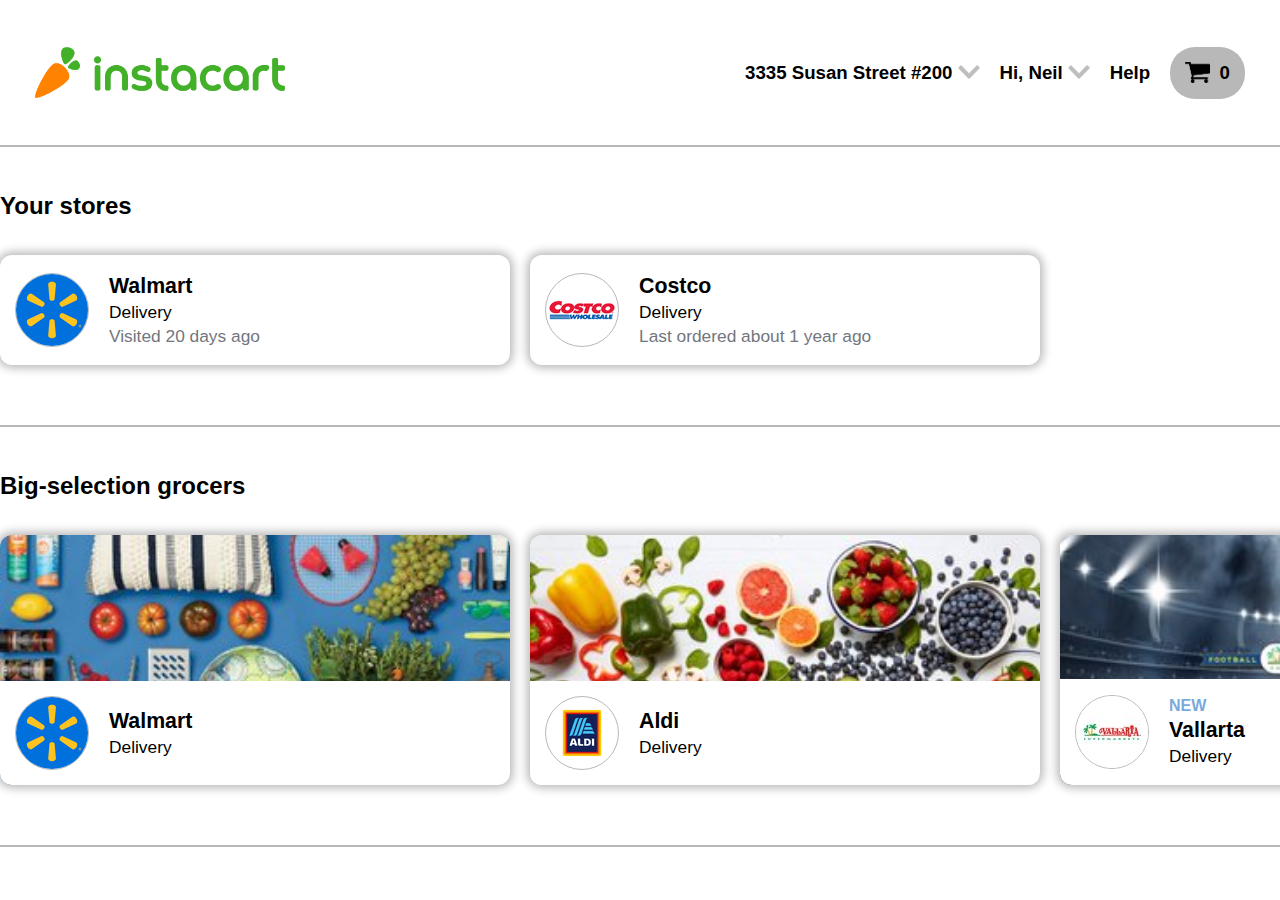
<file: CSS/build_demo/index.html>
<!DOCTYPE html>
<html lang="en">
<head>
    <meta charset="UTF-8">
    <meta name="viewport" content="width=device-width, initial-scale=1.0">
    <title>Document</title>
    <link rel="stylesheet" href="style.css">
</head>
<body>
    <header class="gray-border-bottom">
        <img class="header-logo" src="images/instacart-logo.png" alt="Instacart Logo">
        <ul class="header-options">
            <li>3335 Susan Street #200 <img class="dropdown-arrow" src="images/pngfind.com-down-arrow-png-520060.png" alt="Dropdown Arrow"></li>
            <li>Hi, Neil <img class="dropdown-arrow" src="images/pngfind.com-down-arrow-png-520060.png" alt="Dropdown Arrow"></li>
            <li>Help</li>
            <li>
                <button class="shopping-cart"><img src="images/shopping-cart.png" alt="Shopping Cart"> 0</button>
            </li>
        </ul>
    </header>
    <main>
        <section class="gray-border-bottom">
            <h2>Your stores</h2>
            <div class="flex-wrap">
                <div class="store-card">
                    <img class="store-logo" src="images/walmart-logo.png" alt="Walmart Logo">
                    <ul>
                        <li class="store-name">Walmart</li>
                        <li class="order-type">Delivery</li>
                        <li class="last-visited">Visited 20 days ago</li>
                    </ul>
                </div>
                <div class="store-card">
                    <img class="store-logo" src="images/costco-logo.png" alt="Costco Logo">
                    <ul>
                        <li class="store-name">Costco</li>
                        <li class="order-type">Delivery</li>
                        <li class="last-visited">Last ordered about 1 year ago</li>
                    </ul>
                </div>
            </div>
        </section>
        <section class="gray-border-bottom">
            <h2>Big-selection grocers</h2>
            <div class="flex-wrap">
                <div id="walmart-image" class="store-card big-card">
                    <div class="store-info">
                        <img src="images/walmart-logo.png" alt="Walmart Logo" class="store-logo">
                        <ul>
                            <li class="store-name">Walmart</li>
                            <li class="order-type">Delivery</li>
                        </ul>
                    </div>
                </div>
                <div id="aldi-image" class="store-card big-card">
                    <div class="store-info">
                        <img src="images/aldi-logo.png" alt="Aldi Logo" class="store-logo">
                        <ul>
                            <li class="store-name">Aldi</li>
                            <li class="order-type">Delivery</li>
                        </ul>
                    </div>
                </div>
                <div id="vallarta-image" class="store-card big-card">
                    <div class="store-info">
                        <img src="images/vallarta-logo.jpg" alt="Vallarta Logo" class="store-logo">
                        <ul>
                            <li class="new-store">NEW</li>
                            <li class="store-name">Vallarta</li>
                            <li class="order-type">Delivery</li>
                        </ul>
                    </div>
                </div>
            </div>
        </section>
    </main>
</body>
</html>
</file>
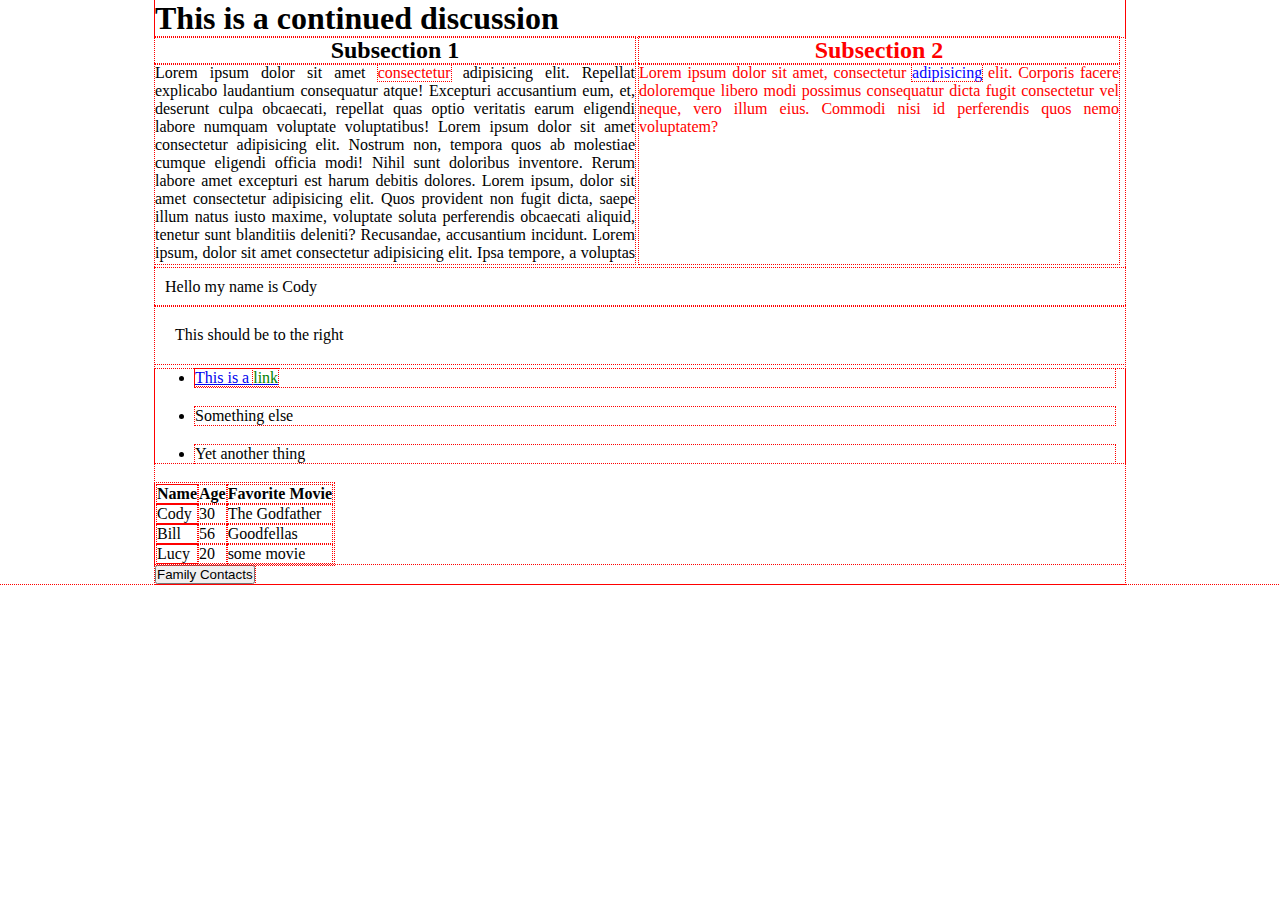
<file: CSS/css_contd/index.html>
<!DOCTYPE html>
<html lang="en">

<head>
    <meta charset="UTF-8">
    <meta name="viewport" content="width=device-width, initial-scale=1.0">
    <title>CSS Discussion Continued</title>
    <link rel="stylesheet" href="styles.css">
</head>

<body>
    <div id="container">
        <h1>This is a continued discussion</h1>
        <div class="box">
            <h2>Subsection 1</h2>
            <div class="scrollbar-left">
                <p>Lorem ipsum dolor sit amet <span class="red-text">consectetur</span> adipisicing elit. Repellat
                    explicabo laudantium consequatur atque! Excepturi accusantium eum, et, deserunt culpa obcaecati,
                    repellat quas optio veritatis earum eligendi labore numquam voluptate voluptatibus! Lorem ipsum
                    dolor sit amet consectetur adipisicing elit. Nostrum non, tempora quos ab molestiae cumque eligendi
                    officia modi! Nihil sunt doloribus inventore. Rerum labore amet excepturi est harum debitis dolores.
                    Lorem ipsum, dolor sit amet consectetur adipisicing elit. Quos provident non fugit dicta, saepe
                    illum natus iusto maxime, voluptate soluta perferendis obcaecati aliquid, tenetur sunt blanditiis
                    deleniti? Recusandae, accusantium incidunt. Lorem ipsum, dolor sit amet consectetur adipisicing
                    elit. Ipsa tempore, a voluptas ex officiis odit quasi praesentium labore nostrum suscipit id eos,
                    recusandae delectus nam exercitationem maiores, vero repudiandae nemo? Lorem, ipsum dolor sit amet
                    consectetur adipisicing elit. Tempore quas, perspiciatis perferendis excepturi laborum animi beatae,
                    illum distinctio, maiores quae nihil. Illo nostrum reprehenderit non iure, tenetur laudantium
                    possimus minus! Lorem ipsum dolor sit amet consectetur adipisicing elit. Iure tempora voluptatum
                    veniam rem dignissimos. In est molestias maxime porro magnam veniam quasi optio animi commodi,
                    architecto ipsum rerum aliquid blanditiis. Lorem ipsum dolor sit amet consectetur adipisicing elit.
                    Tempora facere, voluptate nam quasi reiciendis harum nulla impedit aliquam similique, ut rem
                    quisquam architecto ipsum dicta asperiores, vitae aut veniam accusantium?</p>
            </div>
        </div>
        <div class="box red-text">
            <h2>Subsection 2</h2>
            <p>Lorem ipsum dolor sit amet, consectetur <span class="blue-text">adipisicing</span> elit. Corporis facere
                doloremque libero modi possimus consequatur dicta fugit consectetur vel neque, vero illum eius. Commodi
                nisi id perferendis quos nemo voluptatem?</p>
        </div>
        <p class="p-1">Hello my name is Cody</p>
        <p class="p-2">This should be to the right</p>
        <ul class="details">
            <li><a href="#">This is a <span>link</span></a></li>
            <li>Something else</li>
            <li>Yet another thing</li>
        </ul>

        <table>
            <!-- table is the outermost tag for a table-->
            <!-- inside of the table, we need to split it up into 2 main sections -->
            <thead>
                <!-- thead is the header of the table. this is the column heads-->
                <tr>
                    <!-- tr is a table row -->
                    <th>Name</th> <!-- th is an individual column's header -->
                    <th>Age</th>
                    <th>Favorite Movie</th>
                </tr>
            </thead>
            <tbody>
                <!-- tbody is the body of the table, which is the indivdual table cells -->
                <tr>
                    <!-- we need rows to contain our cells -->
                    <td>Cody</td> <!-- td stands for table data -- this refers to each individual cell -->
                    <td>30</td>
                    <td>The Godfather</td>
                    <!-- <td>Coding Dojo</td> -->
                </tr>
                <tr>
                    <td>Bill</td>
                    <td>56</td>
                    <td>Goodfellas</td>
                    <!-- <td>Microsoft</td> -->
                </tr>
                <tr>
                    <td>Lucy</td>
                    <td>20</td>
                    <td>some movie</td>
                    <!-- <td>Someplace</td> -->
                </tr>
            </tbody>
        </table>


        <div class="box-2">
            <button class="button-center">Family Contacts</button>
        </div>
    </div>
</body>

</html>
</file>
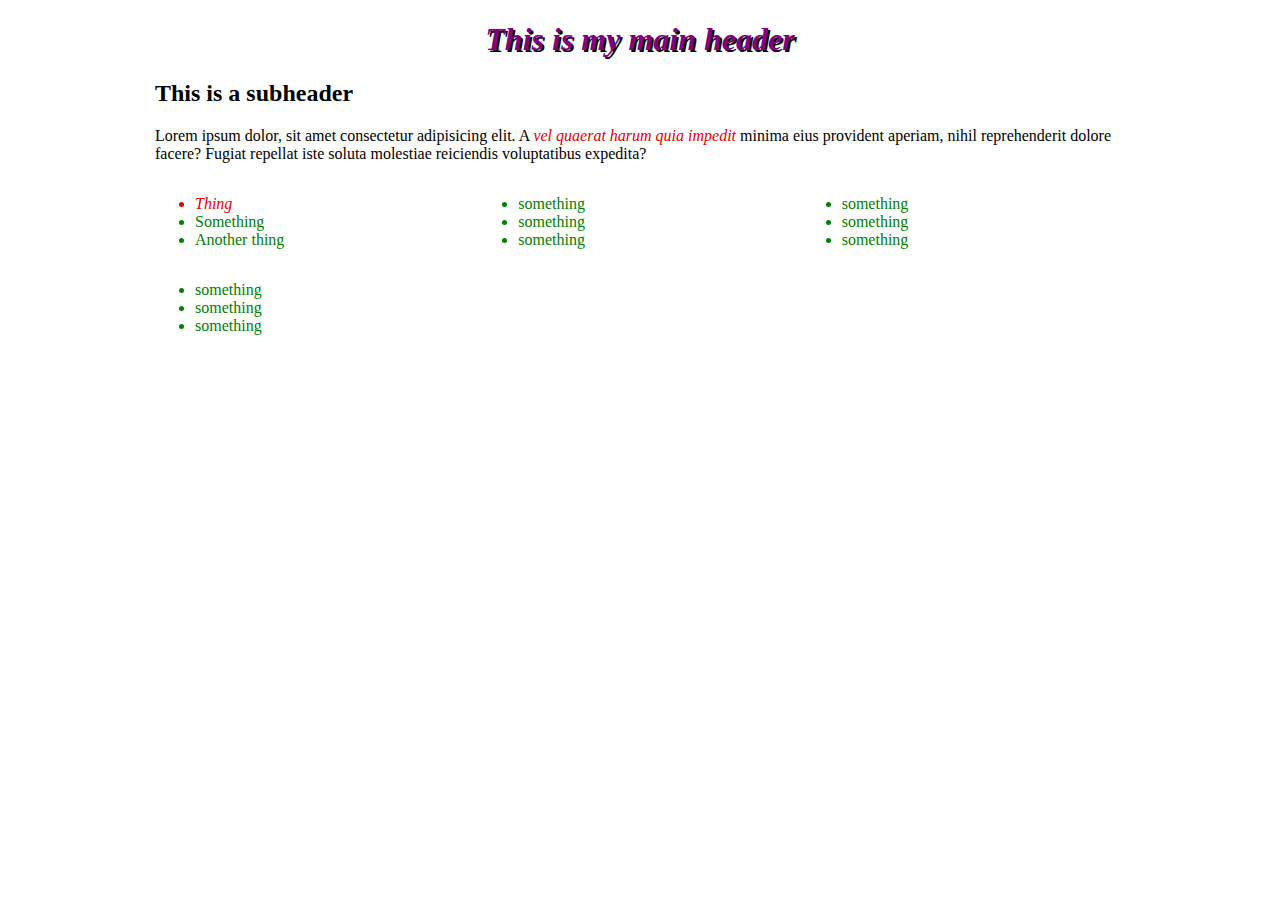
<file: CSS/css_intro/index.html>
<!DOCTYPE html>
<html lang="en">
<head>
    <meta charset="UTF-8">
    <meta name="viewport" content="width=device-width, initial-scale=1.0">
    <title>Document</title>
    <link rel="stylesheet" href="styles.css">
</head>
<body>
    <div class="container">
        <h1 id="my-header">This is my main header</h1>
        <h2>This is a subheader</h2>
        <p>Lorem ipsum dolor, sit amet consectetur adipisicing elit. A <span class="red-text">vel quaerat harum quia impedit</span> minima eius provident aperiam, nihil reprehenderit dolore facere? Fugiat repellat iste soluta molestiae reiciendis voluptatibus expedita?</p>
        <div class="lists-section">
            <ul>
                <li class="red-text">Thing</li>
                <li>Something</li>
                <li>Another thing</li>
            </ul>
            <ul>
                <li>something</li>
                <li>something</li>
                <li>something</li>
            </ul>
            <ul>
                <li>something</li>
                <li>something</li>
                <li>something</li>
            </ul>
        </div>
        <div class="lists-section">
            <ul>
                <li>something</li>
                <li>something</li>
                <li>something</li>
            </ul>    
        </div>
    </div>
    </body>
    </html>
</file>
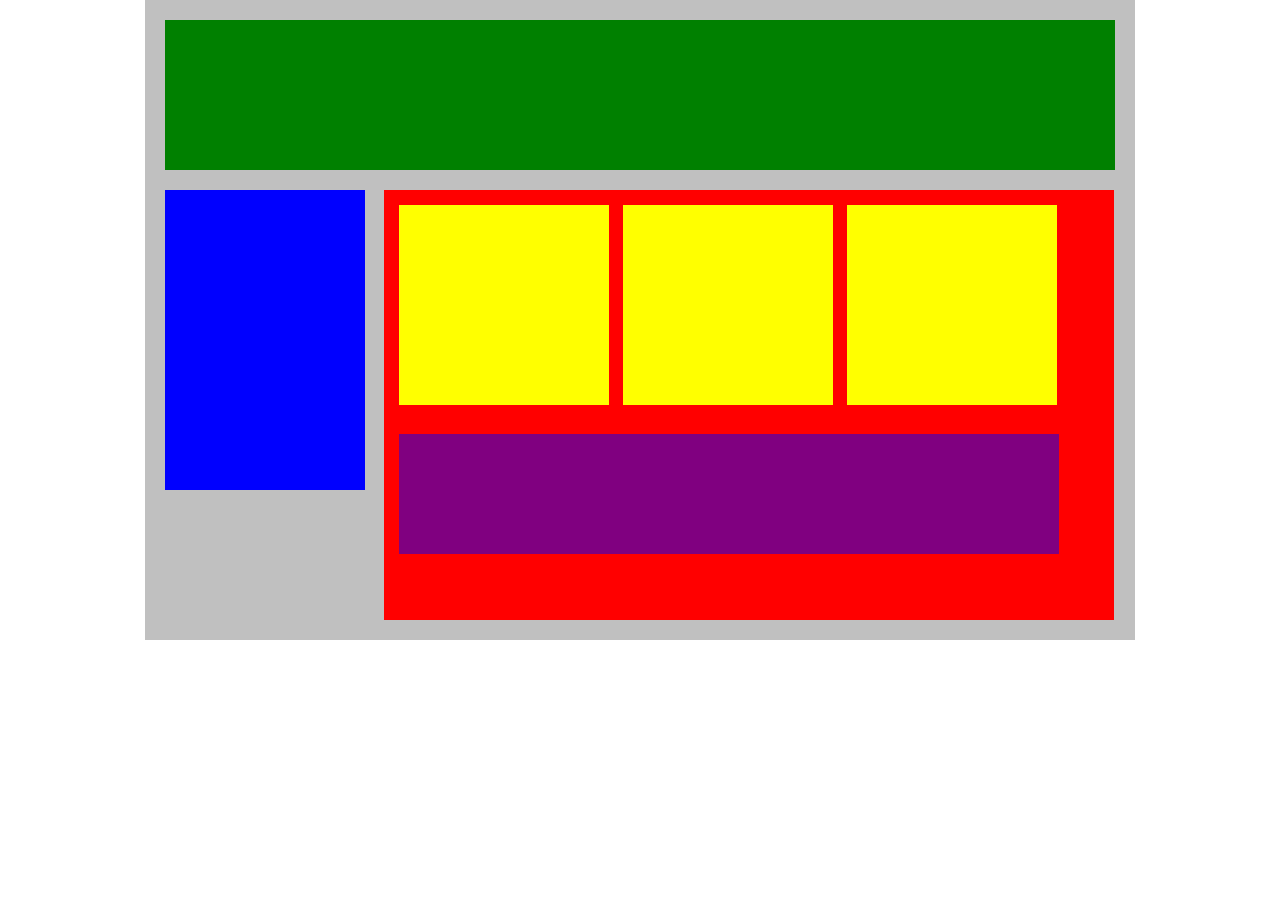
<file: CSS/plot_blocks/index.html>
<!DOCTYPE html>
<html lang="en">
    <head>
        <title>Position Practice</title>
        <link rel="stylesheet" type="text/css" href="style.css">
    </head>
    <body>
        <div id="wrapper">
            <div id="header"></div>
            <div id="navigation"></div>
            <div id="main_content">
                <div class="subcontents"></div>
                <div class="subcontents"></div>
                <div class="subcontents"></div>
                <div id="advertisement"></div>
            </div>
        </div><!-- end of wrapper -->  
    </body>
</html>
</file>
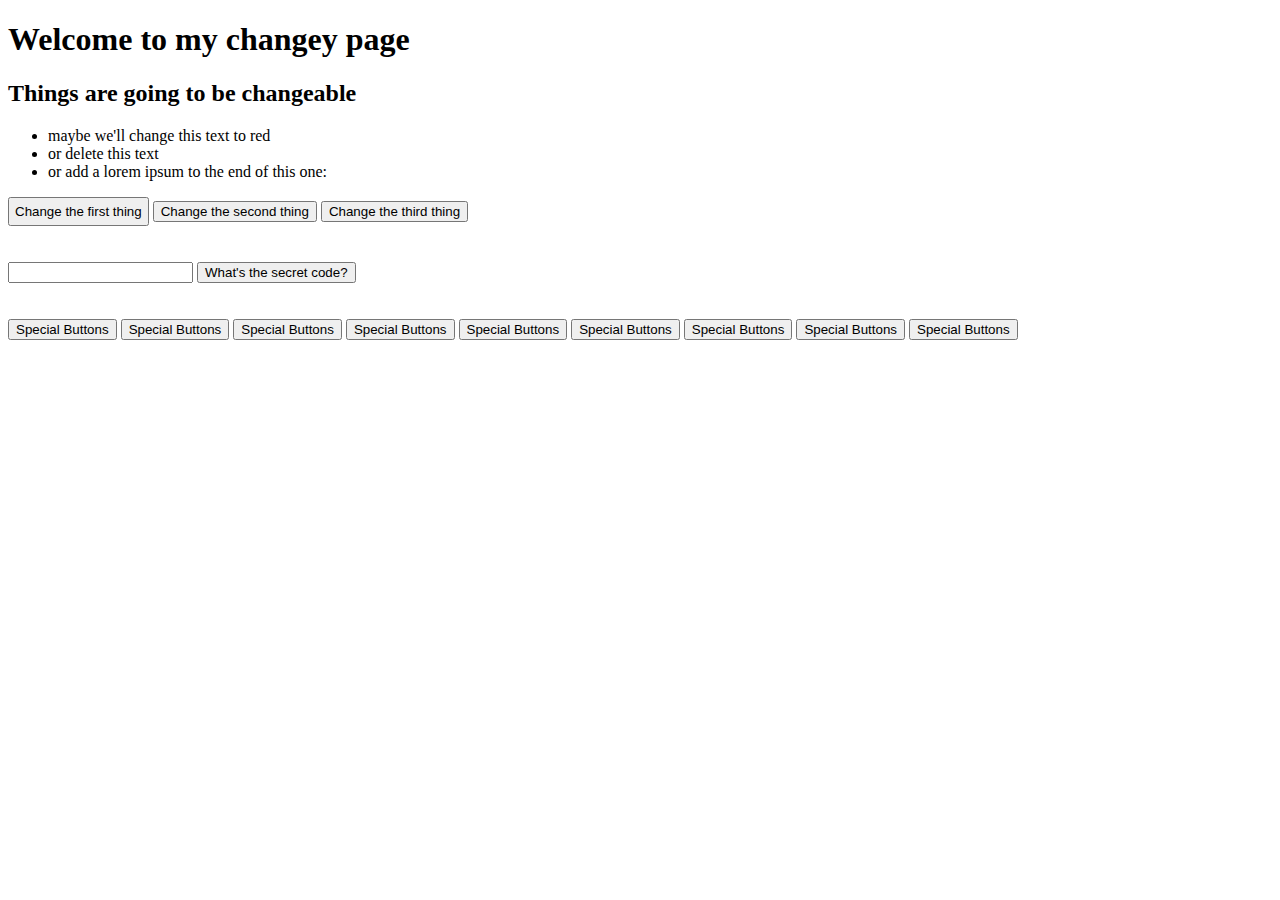
<file: JavaScript/dom_and_jquery/index.html>
<!DOCTYPE html>
<html lang="en">
<head>
    <meta charset="UTF-8">
    <meta name="viewport" content="width=device-width, initial-scale=1.0">
    <title>Document</title>
    <link rel="stylesheet" href="style.css">
    <script src="https://ajax.googleapis.com/ajax/libs/jquery/3.5.1/jquery.min.js"></script>
    <script src="script.js"></script>
</head>
<body>
    <h1>Welcome to my changey page</h1>

    <h2>Things are going to be changeable</h2>
    
    <ul>
        <li id="to_change_red">maybe we'll change this text to red</li>
        <li id="to_delete">or delete this text</li>
        <li id="to_lorem">or add a lorem ipsum to the end of this one: </li>
    </ul>
    <button id="change_red" class="padding-5">Change the first thing</button>
    <button id="delete_button">Change the second thing</button>
    <button id="lorem_button">Change the third thing</button>
    
    <br>
    <br>
    <br>

    <input type="password" name="super-secret-password" id="password">
    <button id="secret_button">What's the secret code?</button>

    <br>
    <br>
    <br>

    <button class="special">Special Buttons</button>
    <button class="special">Special Buttons</button>
    <button class="special">Special Buttons</button>
    <button class="special">Special Buttons</button>
    <button class="special">Special Buttons</button>
    <button class="special">Special Buttons</button>
    <button class="special">Special Buttons</button>
    <button class="special">Special Buttons</button>
    <button class="special">Special Buttons</button>
</body>
</html>
</file>
<file: CSS/build_demo/style.css>
* {
    margin: 0px;
    padding: 0px;
    font-family: Arial, Helvetica, sans-serif;
    /* outline: 1px dotted red; */
}

header {
    display: flex;
    justify-content: space-between;
    align-items: center;
    padding: 35px;
}
.header-logo {
    width: 250px;
    height:auto;
}

.header-options {
    display: flex;
    justify-content: space-between;
    align-items: center;
    width: 500px;
    height: 75px;
    font-weight: bold;
    font-size: 14pt;
}
    .header-options li {
        list-style-type: none;
        display: inline-block;
    }
        .dropdown-arrow {
            width: 22px;
            height: auto;
        }
    
    .shopping-cart {
        background-color: #b8b8b8;
        border: 0px;
        padding: 15px;
        border-radius: 25px;
        display: flex;
        justify-content: space-between;
        align-items: center;
        width: 75px;
        font-weight: bold;
        font-size: 14pt;
    }

        .shopping-cart img {
            width: 25px;
            height: auto;
        }

.gray-border-bottom {
    border-bottom: 2px solid #b8b8b8;
}

main {
    width: 1600px;
    margin: auto;
    height: 700px;
}
    section {
        padding: 30px 0px 40px 0px;
    }
    h2 {
        margin: 15px 0px;
    }

    .flex-wrap {
        display: flex;
        flex-wrap: wrap;
    }


    .store-card {
        width: 480px;
        height: 80px;
        border-radius: 12px;
        box-shadow: 0px 0px 10px 3px #b8b8b8;
        margin: 20px 20px 20px 0px;
        padding: 15px;
        display: flex;
        flex-wrap: wrap;
        align-items: center;
    }
        .store-logo {
            border-radius: 50%;
            margin-right: 20px;
            border: 1px solid #b8b8b8;
        }

        .store-card ul li {
            list-style-type: none;
            margin: 3px 0px;
        }

        .store-name {
            font-size: 16pt;
            font-weight: bold;
        }
        .order-type {
            font-size: 13pt;
        }

        .last-visited {
            font-size: 13pt;
            color: #72767e;
        }

        #walmart-image {
            background-image: url('./images/walmart-card.jpg');
            
        }

        #aldi-image {
            background-image: url('./images/aldi-card.jpg');
        }

        #vallarta-image {
            background-image: url('./images/vallarta-card.jpg')
        }

        .big-card {
            height: 220px;
            display: flex;
            background-position: center;
            background-size: cover;
        }

        .store-info {
            display: flex;
            padding: 15px;
            flex-wrap: wrap;
            align-items: center;
            background-color: white;
            margin-left: -15px;
            margin-right: -15px;
            margin-bottom: -15px;
            width: 480px;
            border-bottom-left-radius: 12px;
            border-bottom-right-radius: 12px;
            align-self: flex-end;
        }

        .new-store {
            color: #7aaadb;
            font-weight: bold;
        }
</file>
<file: CSS/css_contd/styles.css>
* {
    margin: 0px;
    padding: 0px;
    outline: 1px dotted red;
}

h2 {
    text-align: center;
}

#container {
    width: 970px;
    margin: auto;
}

.box {
    width: 480px;
    /* height: 150px; */
    display: inline-block;
    /* overflow: auto; */
}  

    .box p {
        text-align: justify;
        height: 200px;
        overflow: auto; 
    }

.red-text {
    color: red;
}

.blue-text {
    color: blue;
}

.p-1 {
    padding: 10px;
}
.p-2 {
    padding: 20px;
}

ul li a span {
    color: green;
    text-decoration: none;
}

.details li {
    margin: 5px 10px 20px 40px; /* starting at the top, going clockwise, you can apply different margin on each side */
}

.box-2 {

    margin: auto;
}
</file>
<file: CSS/css_intro/styles.css>
.container {
    width: 970px;
    margin: auto;
}

li {
    /* any rules that i put in these curly braces will be applied to all html elements of type li */
    color: green;
}

ul {
    /* display: inline-block; */
    width: 440px;
}

.red-text {
    color: #dd0000;
    font-style: italic;
}

#my-header {
    color: purple;
    font-style: italic;
    text-shadow: 2px 2px black;
    text-align: center;
}

.lists-section {
    display: flex;
}
</file>
<file: CSS/plot_blocks/style.css>
*{ 
    margin: 0px;
    padding: 0px;
}
#wrapper{
    width: 950px;
    background-color: silver;
    margin: 0px auto;
    padding: 20px;
}
#header{
    min-height: 150px;
    background-color: green;
    margin-bottom: 20px;
}
#navigation{
    min-height: 300px;
    width: 200px;
    background-color: blue;
    display: inline-block;
    margin-right: 15px;
    vertical-align: top;
}
#main_content{
    min-height: 400px;
    width: 700px;
    background-color: red;
    padding: 15px;
    display: inline-block;
}
.subcontents{
    min-height: 200px;
    width: 210px;
    background-color: yellow;
    display: inline-block;
    margin-right: 10px;
    /* border: 2px solid black; */
}
#advertisement{
    min-height: 120px;
    width: 660px;
    background-color: purple;
    margin-top: 25px;
}
</file>
<file: JavaScript/dom_and_jquery/style.css>
.red-text {
    color: red;
}

.padding-5 {
    padding: 5px;
}

.bold-text {
    font-weight: bold;
}
</file>
